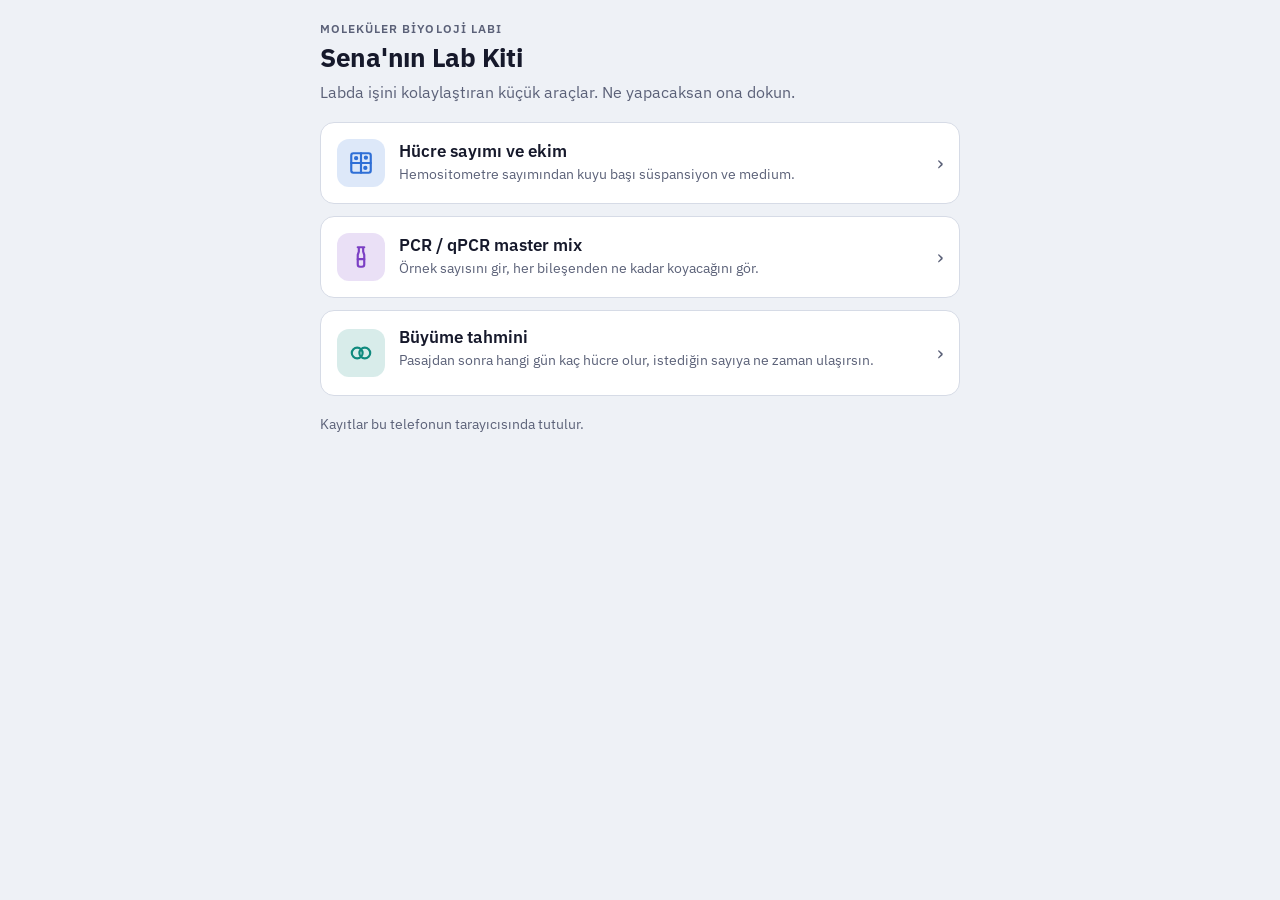
<file: index.html>
<!doctype html>
<html lang="tr">
<head>
<meta charset="utf-8">
<meta name="viewport" content="width=device-width, initial-scale=1, viewport-fit=cover">
<title>Sena'nın Lab Kiti</title>
<meta name="description" content="Hücre sayımı, PCR master mix ve büyüme tahmini">
<meta name="theme-color" content="#3a3fa0">
<link rel="icon" href="data:image/svg+xml,%3Csvg xmlns='http://www.w3.org/2000/svg' viewBox='0 0 32 32'%3E%3Crect width='32' height='32' rx='8' fill='%233a3fa0'/%3E%3Cpath d='M12 6h8M14 6v8l-6 10a2 2 0 0 0 2 3h12a2 2 0 0 0 2-3l-6-10V6' stroke='white' stroke-width='2.2' fill='none' stroke-linejoin='round'/%3E%3C/svg%3E">
<link rel="preconnect" href="https://fonts.googleapis.com">
<link rel="stylesheet" href="https://fonts.googleapis.com/css2?family=IBM+Plex+Mono:wght@400;600&family=IBM+Plex+Sans:wght@400;500;600;700&display=swap">
<link rel="stylesheet" href="ortak.css">
<style>
.tiles{display:flex;flex-direction:column;gap:12px}
.tile{display:grid;grid-template-columns:auto 1fr auto;gap:14px;align-items:center;background:var(--surface);border:1px solid var(--line);border-radius:14px;padding:16px;color:var(--fg);text-decoration:none;transition:border-color .15s,transform .15s}
.tile:hover{border-color:var(--accent)}
.tile:active{transform:scale(.99)}
.tile:focus-visible{outline:3px solid var(--accent);outline-offset:2px}
.ico{width:48px;height:48px;border-radius:12px;display:grid;place-items:center;flex:none}
.ico svg{width:26px;height:26px}
.tile h2{font-size:1.08rem}
.tile p{font-size:.88rem;color:var(--muted);margin-top:2px}
.tile .st{margin-top:8px;display:flex;flex-direction:column;gap:4px}
.st .row{font-size:.84rem;display:flex;gap:6px;align-items:baseline;flex-wrap:wrap}
.arrow{color:var(--muted);font-size:1.3rem}
</style>
</head>
<body>
<div class="wrap">
  <header>
    <span class="eyebrow">Moleküler biyoloji labı</span>
    <h1>Sena'nın Lab Kiti</h1>
    <p>Labda işini kolaylaştıran küçük araçlar. Ne yapacaksan ona dokun.</p>
  </header>

  <nav class="tiles" aria-label="Araçlar">
    <a class="tile" href="ekim.html">
      <span class="ico" style="background:color-mix(in srgb,var(--c1) 16%,transparent);color:var(--c1)"><svg viewBox="0 0 24 24" fill="none" stroke="currentColor" stroke-width="2" stroke-linecap="round"><rect x="3" y="3" width="18" height="18" rx="2"/><path d="M3 12h18M12 3v18"/><circle cx="7.5" cy="7.5" r="1" fill="currentColor"/><circle cx="16" cy="16.5" r="1" fill="currentColor"/><circle cx="16.5" cy="7" r="1" fill="currentColor"/></svg></span>
      <div><h2>Hücre sayımı ve ekim</h2><p>Hemositometre sayımından kuyu başı süspansiyon ve medium.</p></div>
      <span class="arrow" aria-hidden="true">›</span>
    </a>
    <a class="tile" href="pcr.html">
      <span class="ico" style="background:color-mix(in srgb,var(--c2) 16%,transparent);color:var(--c2)"><svg viewBox="0 0 24 24" fill="none" stroke="currentColor" stroke-width="2" stroke-linecap="round" stroke-linejoin="round"><path d="M9 3h6M10 3v4l-1 3v9a2 2 0 0 0 2 2h2a2 2 0 0 0 2-2v-9l-1-3V3"/><path d="M9 14h6"/></svg></span>
      <div><h2>PCR / qPCR master mix</h2><p>Örnek sayısını gir, her bileşenden ne kadar koyacağını gör.</p></div>
      <span class="arrow" aria-hidden="true">›</span>
    </a>
    <a class="tile" href="../hucre-buyume/">
      <span class="ico" style="background:color-mix(in srgb,var(--c3) 16%,transparent);color:var(--c3)"><svg viewBox="0 0 24 24" fill="none" stroke="currentColor" stroke-width="2" stroke-linecap="round" stroke-linejoin="round"><circle cx="8.5" cy="12" r="5"/><circle cx="15.5" cy="12" r="5"/></svg></span>
      <div><h2>Büyüme tahmini</h2><p>Pasajdan sonra hangi gün kaç hücre olur, istediğin sayıya ne zaman ulaşırsın.</p><div class="st" id="st-buyume"></div></div>
      <span class="arrow" aria-hidden="true">›</span>
    </a>
  </nav>

  <p class="muted small">Kayıtlar bu telefonun tarayıcısında tutulur.</p>
</div>

<script src="ortak.js"></script>
<script>
(function(){
  const {load,esc,dur}=Lab;
  // Büyüme tahmini: en yakın kurulu bildirim
  const B=load('sena-buyume-v1',null);const bs=document.getElementById('st-buyume');
  if(B&&Array.isArray(B.rems)){const now=Date.now();
    const next=B.rems.filter(r=>r.at>now).sort((a,b)=>a.at-b.at)[0];
    if(next)bs.innerHTML=`<span class="row"><span class="badge info">${dur(next.at-now)}</span> ${esc(next.title)}</span>`;
  }
})();
</script>
</body>
</html>
</file>
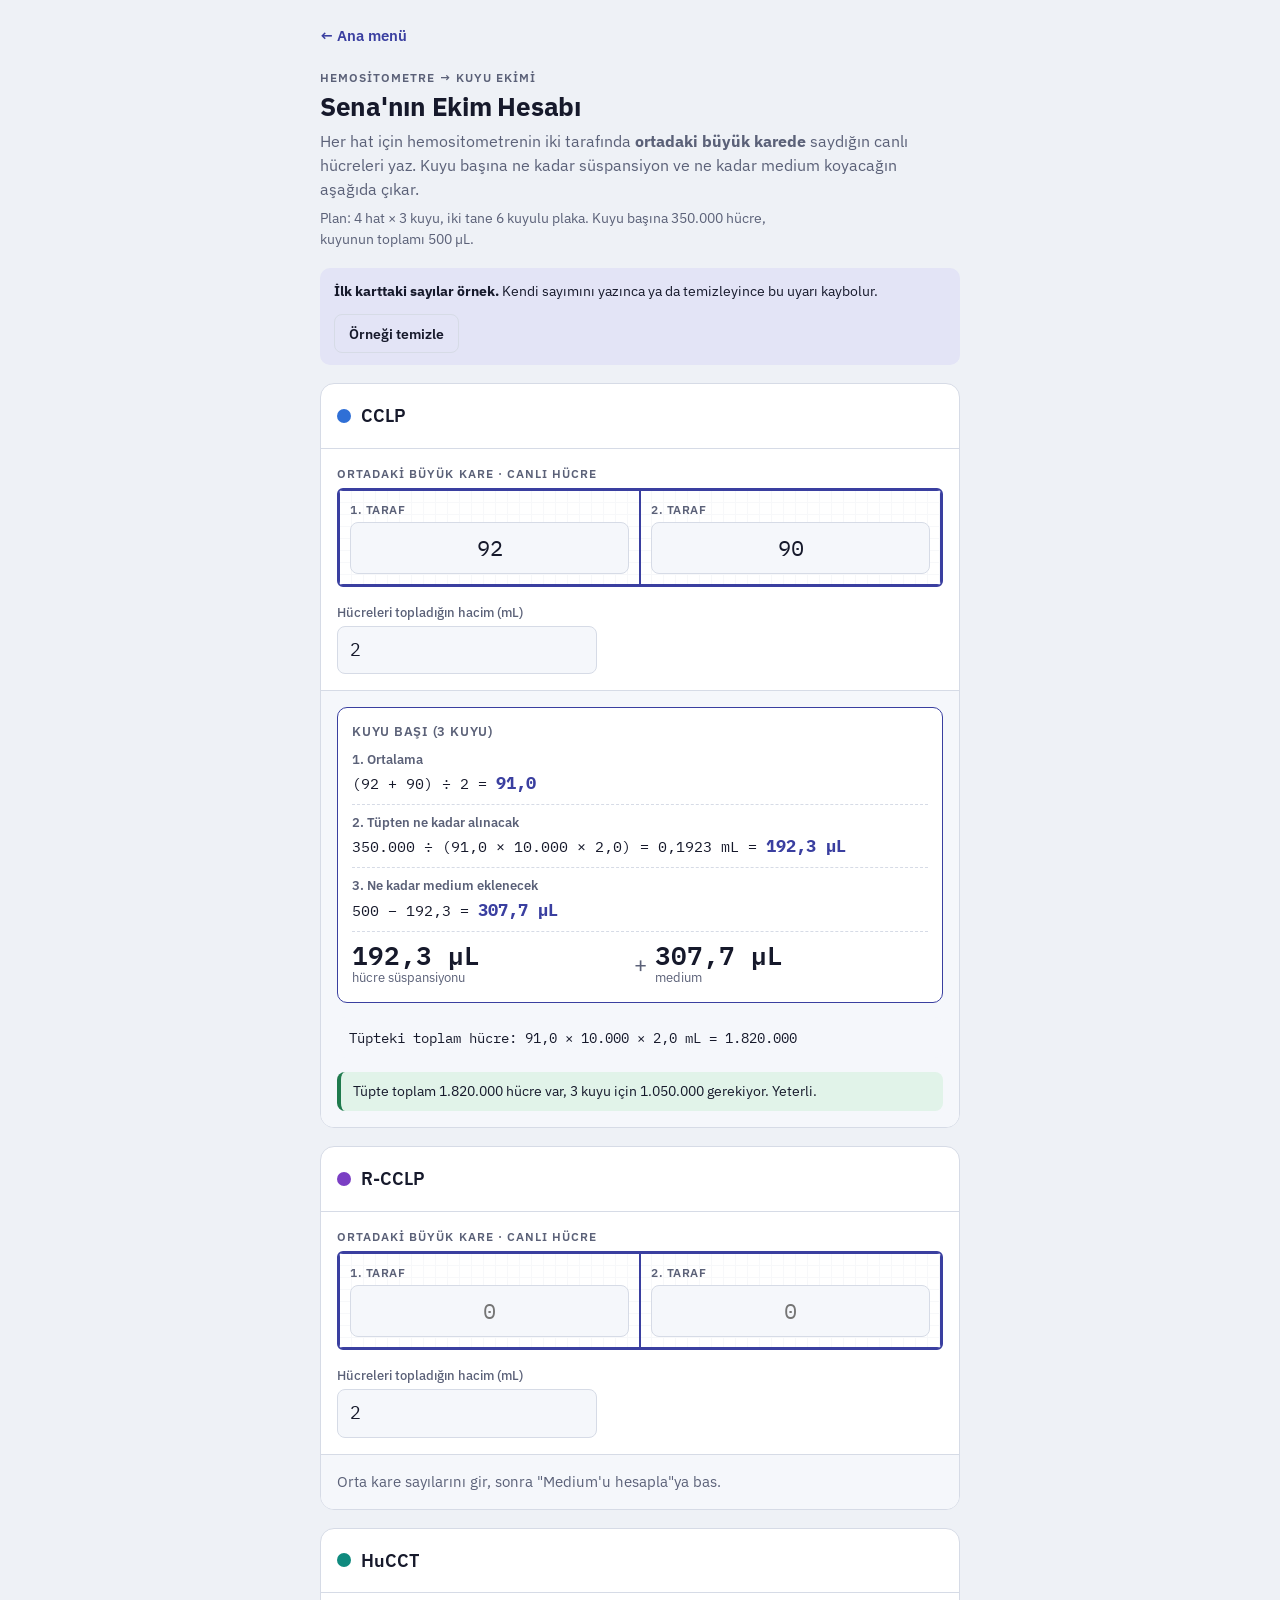
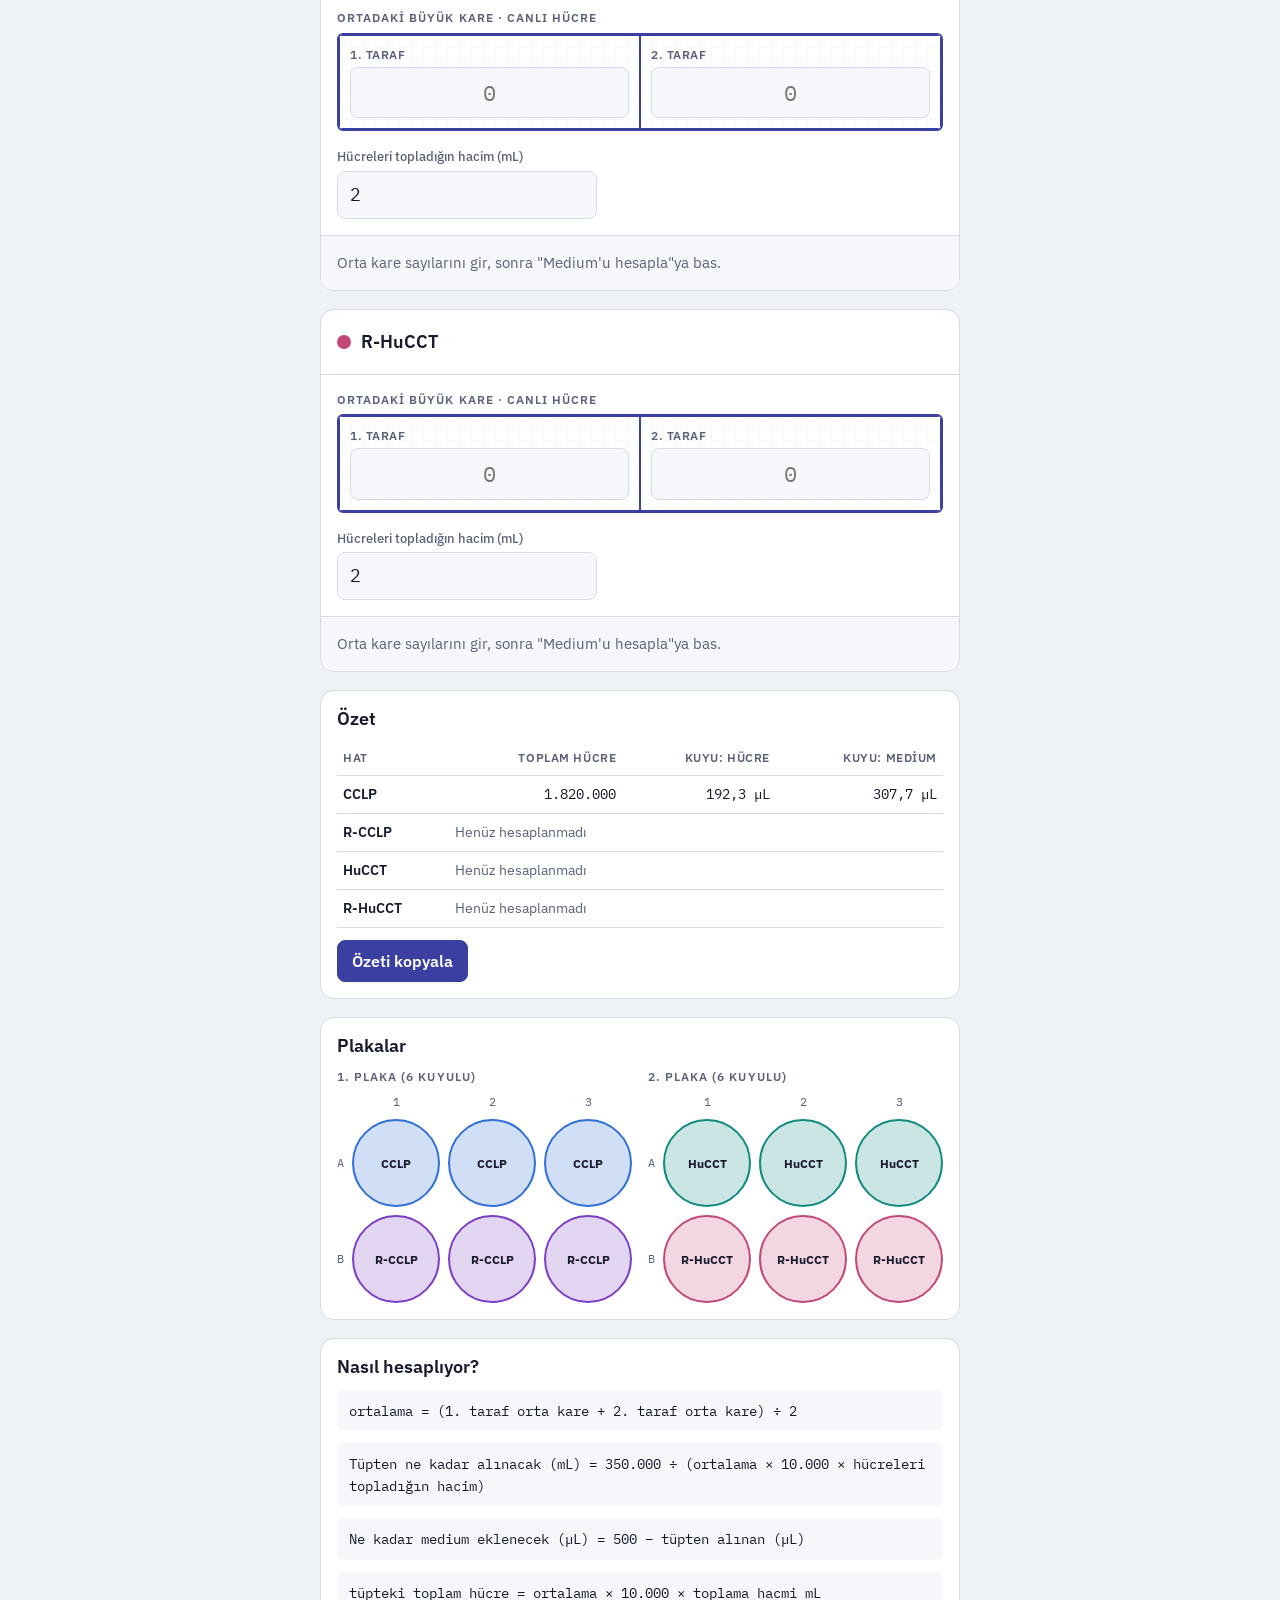
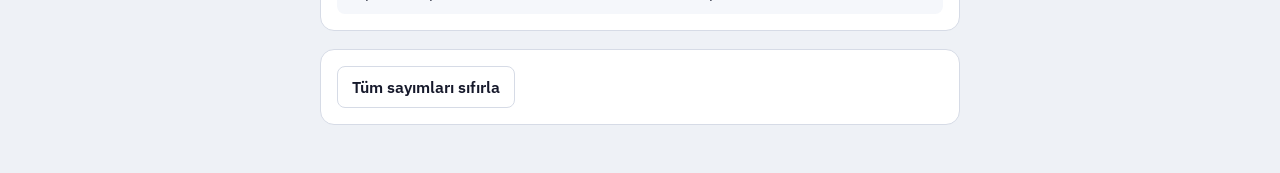
<file: ekim.html>
<!doctype html>
<html lang="tr">
<head>
<meta charset="utf-8">
<meta name="viewport" content="width=device-width, initial-scale=1, viewport-fit=cover">
<style>:root{padding-top:env(safe-area-inset-top,0px);padding-bottom:env(safe-area-inset-bottom,0px)}body{margin:0}img{max-width:100%}[hidden]{display:none!important}</style>
</head>
<body>
<title>Sena'nın Ekim Hesabı</title>
<meta name="claude:viewport-fit-sides" content="cover">
<link rel="preconnect" href="https://fonts.googleapis.com">
<link rel="stylesheet" href="https://fonts.googleapis.com/css2?family=IBM+Plex+Mono:wght@400;600&family=IBM+Plex+Sans:wght@400;500;600;700&display=swap">
<style>
/* Layout: one narrow column of cards (one per cell line), each card = hemocytometer 2x2 corner-square inputs + a big result panel; summary + 24-well plate map at the end. */
:root{
  --bg:#eef1f6; --surface:#ffffff; --surface-2:#f5f7fb; --line:#d6dbe6;
  --fg:#16192b; --muted:#5b6178;
  --trypan:#3a3fa0; --trypan-soft:#e3e4f6;
  --ok:#1f7a4d; --ok-soft:#e1f3e9; --warn:#9a5b00; --warn-soft:#fdf0d9; --bad:#b3261e; --bad-soft:#fbe4e2;
  --c1:#2f6fd6; --c2:#7b3fc4; --c3:#0f8a7e; --c4:#c2477a; --c5:#b26a00; --c6:#4d7a1f;
  --sans:"IBM Plex Sans",system-ui,-apple-system,"Segoe UI",sans-serif;
  --mono:"IBM Plex Mono",ui-monospace,"SFMono-Regular",Consolas,monospace;
}
@media (prefers-color-scheme: dark){:root:not([data-theme="light"]){
  --bg:#10121c; --surface:#191c29; --surface-2:#202436; --line:#33384d;
  --fg:#e9ebf5; --muted:#9aa0b8;
  --trypan:#9fa4ff; --trypan-soft:#2a2d55;
  --ok:#5fd39a; --ok-soft:#173327; --warn:#f0b450; --warn-soft:#3a2c12; --bad:#ff8a80; --bad-soft:#3d1c1a;
  --c1:#6ea0ff; --c2:#b88cf0; --c3:#4fd1c2; --c4:#f28ab5; --c5:#f0a94a; --c6:#9ed36a; color-scheme:dark}}
:root[data-theme="dark"]{
  --bg:#10121c; --surface:#191c29; --surface-2:#202436; --line:#33384d;
  --fg:#e9ebf5; --muted:#9aa0b8;
  --trypan:#9fa4ff; --trypan-soft:#2a2d55;
  --ok:#5fd39a; --ok-soft:#173327; --warn:#f0b450; --warn-soft:#3a2c12; --bad:#ff8a80; --bad-soft:#3d1c1a;
  --c1:#6ea0ff; --c2:#b88cf0; --c3:#4fd1c2; --c4:#f28ab5; --c5:#f0a94a; --c6:#9ed36a; color-scheme:dark}

*{box-sizing:border-box}
body{background:var(--bg);color:var(--fg);font-family:var(--sans);font-size:16px;line-height:1.5;
  padding-left:max(16px,env(safe-area-inset-left,0px));padding-right:max(16px,env(safe-area-inset-right,0px));padding-block:20px 48px}
.wrap{max-width:640px;margin:0 auto;display:flex;flex-direction:column;gap:18px}
h1,h2,h3{text-wrap:balance;margin:0;line-height:1.2}
h1{font-size:1.6rem;font-weight:700;letter-spacing:-.01em}
h2{font-size:1.15rem;font-weight:600}
.eyebrow{font-size:.72rem;letter-spacing:.09em;text-transform:uppercase;color:var(--muted);font-weight:600}
p{margin:0}
.muted{color:var(--muted)}
.num{font-family:var(--mono);font-variant-numeric:tabular-nums}

header{display:flex;flex-direction:column;gap:6px}
header p{color:var(--muted);max-width:60ch}

details.settings{background:var(--surface);border:1px solid var(--line);border-radius:12px}
details.settings summary{cursor:pointer;padding:14px 16px;display:flex;justify-content:space-between;align-items:center;gap:12px;list-style:none;font-weight:600}
details.settings summary::-webkit-details-marker{display:none}
details.settings summary .sumtext{font-weight:400;color:var(--muted);font-size:.85rem;text-align:right}
.set-grid{display:grid;grid-template-columns:1fr 1fr;gap:12px;padding:0 16px 16px}
.field{display:flex;flex-direction:column;gap:4px;min-width:0}
.field label{font-size:.8rem;color:var(--muted);font-weight:500}
input[type=text]{font:inherit;font-family:var(--mono);font-size:1.1rem;width:100%;min-width:0;padding:10px 12px;border:1.5px solid var(--line);border-radius:8px;background:var(--surface-2);color:var(--fg)}
input[type=text]:focus{outline:none;border-color:var(--trypan);box-shadow:0 0 0 3px var(--trypan-soft)}
input.name{font-family:var(--sans);font-weight:600}
select{font:inherit;font-size:1rem;width:100%;min-width:0;padding:10px 12px;border:1.5px solid var(--line);border-radius:8px;background:var(--surface-2);color:var(--fg)}
select:focus{outline:none;border-color:var(--trypan);box-shadow:0 0 0 3px var(--trypan-soft)}

.banner{background:var(--trypan-soft);color:var(--fg);border-radius:10px;padding:12px 14px;font-size:.9rem;display:flex;gap:12px;align-items:center;justify-content:space-between;flex-wrap:wrap}
button{font:inherit;cursor:pointer;border-radius:8px;border:1.5px solid var(--line);background:var(--surface);color:var(--fg);padding:8px 14px;font-weight:600}
button:focus-visible{outline:3px solid var(--trypan);outline-offset:2px}
button.primary{background:var(--trypan);border-color:var(--trypan);color:var(--surface)}
button.ghost{background:transparent}

.card{background:var(--surface);border:1px solid var(--line);border-radius:14px;overflow:hidden}
.card-head{display:flex;align-items:center;gap:10px;padding:14px 16px;border-bottom:1px solid var(--line)}
.dot{width:14px;height:14px;border-radius:50%;flex:none}
.card-head input.name{border:none;background:transparent;padding:4px 0;font-size:1.15rem}
.card-head input.name:focus{box-shadow:none;border-bottom:2px solid var(--trypan);border-radius:0}
.card-body{padding:16px;display:flex;flex-direction:column;gap:16px}

/* hemocytometer: 4 corner squares */
.hemo{display:grid;grid-template-columns:1fr 1fr;gap:0;border:2px solid var(--trypan);border-radius:6px;overflow:hidden;
  background-image:linear-gradient(var(--line) 1px,transparent 1px),linear-gradient(90deg,var(--line) 1px,transparent 1px);background-size:12px 12px}
.sq{padding:10px;display:flex;flex-direction:column;gap:4px;border:1px solid var(--trypan);background:color-mix(in srgb,var(--surface) 82%,transparent)}
.sq label{font-size:.72rem;color:var(--muted);letter-spacing:.05em;text-transform:uppercase;font-weight:600}
.sq input{font-size:1.4rem;text-align:center;padding:8px}
.row2{display:grid;grid-template-columns:1fr 1fr;gap:12px}
.chips{display:flex;flex-wrap:wrap;gap:6px;align-items:center}
.chip{padding:6px 10px;border-radius:999px;font-size:.85rem;font-weight:500}
.chip[aria-pressed="true"]{background:var(--trypan);border-color:var(--trypan);color:var(--surface)}
.chips input{width:70px;padding:6px 8px;font-size:.95rem}

.result{background:var(--surface-2);border-top:1px solid var(--line);padding:16px;display:flex;flex-direction:column;gap:14px}
.stats{display:grid;grid-template-columns:repeat(3,1fr);gap:8px}
.stat{display:flex;flex-direction:column;gap:2px;min-width:0}
.stat .v{font-family:var(--mono);font-size:1.05rem;font-weight:600;font-variant-numeric:tabular-nums;overflow-wrap:anywhere}
.stat .k{font-size:.72rem;color:var(--muted);text-transform:uppercase;letter-spacing:.06em}
.recipe{display:flex;flex-direction:column;gap:8px;background:var(--surface);border:1.5px solid var(--line);border-radius:10px;padding:14px}
.recipe.main{border-color:var(--trypan)}
.recipe .title{font-size:.8rem;font-weight:600;color:var(--muted);text-transform:uppercase;letter-spacing:.06em}
.pour{display:grid;grid-template-columns:1fr auto 1fr;align-items:center;gap:8px}
.pour .part{display:flex;flex-direction:column;min-width:0}
.pour .big{font-family:var(--mono);font-size:1.6rem;font-weight:600;font-variant-numeric:tabular-nums;line-height:1.1}
.pour .lbl{font-size:.82rem;color:var(--muted)}
.pour .plus{font-size:1.4rem;color:var(--muted)}
.recipe .then{font-size:.9rem}
.steps{display:flex;flex-direction:column;gap:8px}
.step{display:flex;flex-direction:column;gap:2px;padding-bottom:8px;border-bottom:1px dashed var(--line)}
.step .sk{font-size:.8rem;color:var(--muted);font-weight:600}
.step .sv{font-family:var(--mono);font-variant-numeric:tabular-nums;font-size:.95rem;overflow-wrap:anywhere}
.step .sv strong{color:var(--trypan);font-size:1.05rem}
.msgs{display:flex;flex-direction:column;gap:6px}
.msg{padding:9px 12px;border-radius:8px;font-size:.88rem;border-left:4px solid}
.msg.ok{background:var(--ok-soft);border-color:var(--ok)}
.msg.warn{background:var(--warn-soft);border-color:var(--warn)}
.msg.bad{background:var(--bad-soft);border-color:var(--bad)}
.empty{color:var(--muted);font-size:.92rem}
.calc-btn{width:100%;padding:16px;font-size:1.1rem;border-radius:10px}

.panel{background:var(--surface);border:1px solid var(--line);border-radius:14px;padding:16px;display:flex;flex-direction:column;gap:12px}
.tbl-wrap{overflow-x:auto}
table{border-collapse:collapse;width:100%;font-size:.88rem}
th,td{padding:8px 6px;text-align:right;border-bottom:1px solid var(--line);white-space:nowrap}
th:first-child,td:first-child{text-align:left}
th{font-size:.72rem;color:var(--muted);text-transform:uppercase;letter-spacing:.05em;font-weight:600}
td{font-family:var(--mono);font-variant-numeric:tabular-nums}
td:first-child{font-family:var(--sans);font-weight:600}

.plates{display:grid;grid-template-columns:repeat(auto-fit,minmax(240px,1fr));gap:16px}
.plate-box{display:flex;flex-direction:column;gap:8px;min-width:0}
.plate{display:grid;grid-template-columns:auto repeat(3,1fr);gap:8px;align-items:center;max-width:300px}
.plate .rl,.plate .cl{font-family:var(--mono);font-size:.75rem;color:var(--muted);text-align:center}
.well{aspect-ratio:1;max-width:100%;border-radius:50%;border:2px solid;display:grid;place-items:center;font-size:.72rem;font-weight:700;text-align:center;padding:4px;line-height:1.15;overflow-wrap:anywhere}
.legend{display:flex;flex-wrap:wrap;gap:12px;font-size:.85rem}
.legend span{display:inline-flex;align-items:center;gap:6px}

.hemo-pick{display:grid;grid-template-columns:minmax(0,220px) 1fr;gap:16px;align-items:start}
.hemo-pick svg{width:100%;height:auto;max-width:100%;display:block}
@media (max-width:520px){.hemo-pick{grid-template-columns:1fr}.hemo-pick svg{max-width:260px}}
.howto ol{margin:0;padding-left:1.2em;display:flex;flex-direction:column;gap:6px}
.formula{font-family:var(--mono);background:var(--surface-2);border-radius:8px;padding:10px 12px;font-size:.9rem;overflow-x:auto}
.actions{display:flex;gap:8px;flex-wrap:wrap;align-items:center}
.confirm{display:flex;gap:8px;align-items:center;flex-wrap:wrap;font-size:.9rem}
.toast{font-size:.85rem;color:var(--ok)}
@media (max-width:420px){.set-grid{grid-template-columns:1fr 1fr}.stats{grid-template-columns:1fr 1fr}.pour .big{font-size:1.35rem}}
@media (prefers-reduced-motion:reduce){*{transition:none!important}}
</style>

<div class="wrap">
  <a href="./" class="back-link" style="color:var(--trypan);font-weight:600;text-decoration:none;font-size:.95rem;padding:4px 0;align-self:flex-start">← Ana menü</a>
  <header>
    <span class="eyebrow">Hemositometre → kuyu ekimi</span>
    <h1>Sena'nın Ekim Hesabı</h1>
    <p>Her hat için hemositometrenin iki tarafında <strong>ortadaki büyük karede</strong> saydığın canlı hücreleri yaz. Kuyu başına ne kadar süspansiyon ve ne kadar medium koyacağın aşağıda çıkar.</p>
    <p class="muted" style="font-size:.9rem">Plan: 4 hat × 3 kuyu, iki tane 6 kuyulu plaka. Kuyu başına 350.000 hücre, kuyunun toplamı 500 µL.</p>
  </header>

  <div class="banner" id="exampleBanner" hidden>
    <span><strong>İlk karttaki sayılar örnek.</strong> Kendi sayımını yazınca ya da temizleyince bu uyarı kaybolur.</span>
    <button class="ghost" id="clearExample">Örneği temizle</button>
  </div>

  <div id="cards" class="wrap" style="gap:18px"></div>

  <section class="panel">
    <h2>Özet</h2>
    <div class="tbl-wrap"><table id="sumTable"></table></div>
    <div class="actions">
      <button class="primary" id="copyBtn">Özeti kopyala</button>
      <span class="toast" id="toast" role="status"></span>
    </div>
  </section>

  <section class="panel">
    <h2>Plakalar</h2>
    <div class="plates" id="plates"></div>
  </section>

  <section class="panel howto">
    <h2>Nasıl hesaplıyor?</h2>
    <div class="formula">ortalama = (1. taraf orta kare + 2. taraf orta kare) ÷ 2</div>
    <div class="formula">Tüpten ne kadar alınacak (mL) = 350.000 ÷ (ortalama × 10.000 × hücreleri topladığın hacim)</div>
    <div class="formula">Ne kadar medium eklenecek (µL) = 500 − tüpten alınan (µL)</div>
    <div class="formula">tüpteki toplam hücre = ortalama × 10.000 × toplama hacmi mL</div>
  </section>

  <section class="panel">
    <div class="actions" id="resetArea"></div>
  </section>
</div>

<script>
(function(){
const COLORS=['--c1','--c2','--c3','--c4'];
const DEFAULT_LINES=['CCLP','R-CCLP','HuCCT','R-HuCCT'];
const STORE='sena-ekim-v4';
const CELLS=350000, VOL=500, WELLS=3, F=10000, MAXQ=9; // sq: 1. taraf = sq[0], 2. taraf = sq[9]
const fmt=(n,d=0)=>Number.isFinite(n)?n.toLocaleString('tr-TR',{minimumFractionDigits:d,maximumFractionDigits:d}):'–';
const parse=v=>{if(v==null)return NaN;const s=String(v).trim().replace(/\./g,'').replace(',', '.');if(s==='')return NaN;return Number(s)};
const parseDec=v=>{if(v==null)return NaN;const s=String(v).trim().replace(',', '.');if(s==='')return NaN;return Number(s)};
const esc=s=>String(s).replace(/[&<>"]/g,c=>({'&':'&amp;','<':'&lt;','>':'&gt;','"':'&quot;'}[c]));

function blankLine(name){return {name,sq:Array(MAXQ*2).fill(''),tube:'2'}}
function defaults(){
  const lines=DEFAULT_LINES.map(blankLine);
  lines[0].sq[0]='92';lines[0].sq[MAXQ]='90';lines[0].shown=true;
  return {settings:{simpleV1:1},lines,example:true};
}
let state;
try{state=JSON.parse(localStorage.getItem(STORE))}catch(e){state=null}
if(!state||!Array.isArray(state.lines)||state.lines.length<4)state=defaults();
state.settings=state.settings||{};
state.lines=state.lines.slice(0,4);
state.lines.forEach((l,i)=>{
  if(!l.name)l.name=DEFAULT_LINES[i];
  if(!l.sq||l.sq.length<MAXQ*2){const o=l.sq||[];const s=Array(MAXQ*2).fill('');s[0]=o[0]??'';s[MAXQ]=o[4]??'';l.sq=s}
});
// sade sürüme geçiş: eski varsayılan 6 mL → 2 mL (bir kez)
// eski "hazır ayar" butonu ilk iki hattı HuCCT-1 / HuCCT-1-R yapıyordu; sade planda bunlar CCLP / R-CCLP (bir kez)
if(!state.settings.simpleV2){if(state.lines[0].name==='HuCCT-1')state.lines[0].name='CCLP';if(state.lines[1].name==='HuCCT-1-R')state.lines[1].name='R-CCLP';state.settings.simpleV2=1}
if(!state.settings.simpleV1){state.lines.forEach(l=>{if(l.tube==='6'||l.tube==null||l.tube==='')l.tube='2'});state.settings.simpleV1=1}
function save(){try{localStorage.setItem(STORE,JSON.stringify(state))}catch(e){}}

// kartlar
const cardsEl=document.getElementById('cards');
const refs=[];
state.lines.forEach((ln,i)=>{
  const c=document.createElement('article');c.className='card';
  c.innerHTML=`
  <div class="card-head"><span class="dot" style="background:var(${COLORS[i]})"></span>
    <input type="text" class="name" id="n${i}" aria-label="Hücre hattı adı"></div>
  <div class="card-body">
    <div>
      <div class="eyebrow" style="margin-bottom:6px">Ortadaki büyük kare · canlı hücre</div>
      <div class="hemo">
        <div class="sq"><label for="q${i}_0">1. taraf</label><input type="text" inputmode="numeric" id="q${i}_0" placeholder="0"></div>
        <div class="sq"><label for="q${i}_${MAXQ}">2. taraf</label><input type="text" inputmode="numeric" id="q${i}_${MAXQ}" placeholder="0"></div>
      </div>
    </div>
    <div class="field" style="max-width:260px"><label for="t${i}">Hücreleri topladığın hacim (mL)</label><input type="text" inputmode="decimal" id="t${i}" placeholder="–"></div>
  </div>
  <div class="result" id="r${i}" aria-live="polite"></div>`;
  cardsEl.appendChild(c);
  const name=c.querySelector('#n'+i);name.value=ln.name;
  name.addEventListener('input',()=>{ln.name=name.value;save();update()});
  [0,MAXQ].forEach(j=>{const q=c.querySelector(`#q${i}_${j}`);q.value=ln.sq[j];q.addEventListener('input',()=>{ln.sq[j]=q.value;touch(i);save();update()})});
  const t=c.querySelector('#t'+i);t.value=ln.tube;t.addEventListener('input',()=>{ln.tube=t.value;touch(i);save();update()});
  refs.push(c.querySelector('#r'+i));
});
function touch(i){state.lines[i].shown=false;if(i===0&&state.example){state.example=false;banner()}}
cardsEl.addEventListener('click',e=>{const b=e.target.closest('.calc-btn');if(!b)return;const i=+b.dataset.i;
  state.lines[i].shown=true;save();update();refs[i].scrollIntoView({block:'nearest',behavior:matchMedia('(prefers-reduced-motion: reduce)').matches?'auto':'smooth'})});
function banner(){document.getElementById('exampleBanner').hidden=!state.example}
document.getElementById('clearExample').addEventListener('click',()=>{
  const l=state.lines[0];l.sq=Array(MAXQ*2).fill('');state.example=false;
  [0,MAXQ].forEach(j=>document.getElementById(`q0_${j}`).value='');
  save();banner();update();
});

function calc(ln){
  const sides=[ln.sq[0],ln.sq[MAXQ]].map(parse).filter(Number.isFinite);
  if(!sides.length)return null;
  const avg=sides.reduce((a,b)=>a+b,0)/sides.length;
  const conc=avg*F;
  const tube=parseDec(ln.tube);
  const total=tube>0?conc*tube:NaN;
  const cellMl=conc>0&&tube>0?CELLS/(conc*tube):Infinity;
  const cellVol=cellMl*1000, medVol=VOL-cellVol, need=CELLS*WELLS;
  const msgs=[];
  if(sides.length===1)msgs.push(['warn','Sadece bir taraf girildi; ortalama o taraftan alındı.']);
  if(sides.length===2&&Math.max(...sides)>0&&Math.abs(sides[0]-sides[1])/Math.max(...sides)>0.2)msgs.push(['warn',`İki taraf arasında fark büyük (${fmt(sides[0])} ve ${fmt(sides[1])}). Süspansiyonu iyice karıştırıp yeniden yükle.`]);
  if(!(tube>0))msgs.push(['bad','Hesap için "Hücreleri topladığın hacim" kutusunu doldur.']);
  else if(cellVol>VOL)msgs.push(['bad',`Süspansiyon çok seyreltik: bir kuyuya ${fmt(cellVol,0)} µL gerekiyor, bu kuyunun toplamını (500 µL) aşıyor. Hücreleri santrifüjleyip daha az mediumda topla, sonra yeniden say.`]);
  else if(cellVol<2)msgs.push(['warn',`Kuyu başı ${fmt(cellVol,1)} µL çok az, pipetlemesi zor. Süspansiyonu önce seyrelt.`]);
  if(Number.isFinite(total))msgs.push(total<need?['bad',`Tüpte toplam ${fmt(total)} hücre var, 3 kuyu için ${fmt(need)} gerekiyor. Yetmiyor.`]:['ok',`Tüpte toplam ${fmt(total)} hücre var, 3 kuyu için ${fmt(need)} gerekiyor. Yeterli.`]);
  return {sides,avg,tube,total,cellMl,cellVol,medVol,msgs,ok:cellVol<=VOL};
}
function pourHTML(a,b){return `<div class="pour"><div class="part"><span class="big">${a}</span><span class="lbl">hücre süspansiyonu</span></div><span class="plus">+</span><div class="part"><span class="big">${b}</span><span class="lbl">medium</span></div></div>`}

let results=[];
function update(){
  results=state.lines.map((ln,i)=>{
    const r=calc(ln),el=refs[i];
    if(!r){el.innerHTML='<p class="empty">Orta kare sayılarını gir, sonra "Medium\'u hesapla"ya bas.</p>';return null}
    if(!ln.shown){el.innerHTML=`<button type="button" class="primary calc-btn" data-i="${i}">Medium'u hesapla</button>`;return null}
    const a=fmt(r.avg,1);
    let h=`<div class="recipe main"><span class="title">Kuyu başı (3 kuyu)</span>
      <div class="steps">
        <div class="step"><span class="sk">1. Ortalama</span><span class="sv">${r.sides.length===2?'('+fmt(r.sides[0])+' + '+fmt(r.sides[1])+') ÷ 2 = ':''}<strong>${a}</strong></span></div>
        <div class="step"><span class="sk">2. Tüpten ne kadar alınacak</span><span class="sv">350.000 ÷ (${a} × 10.000 × ${r.tube>0?fmt(r.tube,1):'?'}) = ${fmt(r.cellMl,4)} mL = <strong>${fmt(r.cellVol,1)} µL</strong></span></div>
        <div class="step"><span class="sk">3. Ne kadar medium eklenecek</span><span class="sv">500 − ${fmt(r.cellVol,1)} = <strong>${r.ok?fmt(r.medVol,1)+' µL':'eksi çıkıyor'}</strong></span></div>
      </div>
      ${r.ok?pourHTML(fmt(r.cellVol,1)+' µL',fmt(r.medVol,1)+' µL'):''}</div>`;
    if(Number.isFinite(r.total))h+=`<div class="formula">Tüpteki toplam hücre: ${a} × 10.000 × ${fmt(r.tube,1)} mL = ${fmt(r.total)}</div>`;
    h+=`<div class="msgs">${r.msgs.map(m=>`<div class="msg ${m[0]}">${m[1]}</div>`).join('')}</div>`;
    el.innerHTML=h;return r;
  });
  summary();plates();
}
function summary(){
  let h='<thead><tr><th>Hat</th><th>Toplam hücre</th><th>Kuyu: hücre</th><th>Kuyu: medium</th></tr></thead><tbody>';
  state.lines.forEach((ln,i)=>{const r=results[i];
    h+=`<tr><td>${esc(ln.name)}</td>`+(r&&r.ok?`<td>${Number.isFinite(r.total)?fmt(r.total):'–'}</td><td>${fmt(r.cellVol,1)} µL</td><td>${fmt(r.medVol,1)} µL</td>`:`<td colspan="3" style="text-align:left;font-family:var(--sans);color:var(--muted)">${r?'Süspansiyon çok seyreltik':'Henüz hesaplanmadı'}</td>`)+'</tr>'});
  document.getElementById('sumTable').innerHTML=h+'</tbody>';
}
// fotoğraftaki gibi: 1. plaka CCLP (A) / R-CCLP (B), 2. plaka HuCCT (A) / R-HuCCT (B)
function plates(){
  document.getElementById('plates').innerHTML=[[0,1],[2,3]].map((pair,p)=>{
    let h='<span></span>'+[1,2,3].map(c=>`<span class="cl">${c}</span>`).join('');
    pair.forEach((li,r)=>{h+=`<span class="rl">${'AB'[r]}</span>`;
      for(let c=0;c<3;c++)h+=`<span class="well" style="border-color:var(${COLORS[li]});background:color-mix(in srgb,var(${COLORS[li]}) 22%,transparent);color:var(--fg)">${esc(state.lines[li].name)}</span>`});
    return `<div class="plate-box"><span class="eyebrow">${p+1}. plaka (6 kuyulu)</span><div class="plate">${h}</div></div>`;
  }).join('');
}

document.getElementById('copyBtn').addEventListener('click',()=>{
  let s='Ekim hesabı (350.000 hücre/kuyu, 500 µL, 3 kuyu/hat)\n';
  state.lines.forEach((ln,i)=>{const r=results[i];
    if(!r){s+=`${ln.name}: hesaplanmadı\n`;return}
    if(!r.ok){s+=`${ln.name}: süspansiyon çok seyreltik\n`;return}
    s+=`${ln.name}: ortalama ${fmt(r.avg,1)}, toplam ${Number.isFinite(r.total)?fmt(r.total):'–'} hücre | kuyu: ${fmt(r.cellVol,1)} µL hücre + ${fmt(r.medVol,1)} µL medium\n`});
  const toast=document.getElementById('toast');
  const fail=()=>{toast.textContent='Kopyalanamadı, tablodan elle seç.'};
  try{navigator.clipboard.writeText(s).then(()=>{toast.textContent='Kopyalandı';setTimeout(()=>toast.textContent='',2000)},fail)}catch(e){fail()}
});

const resetArea=document.getElementById('resetArea');
function showReset(){
  resetArea.innerHTML='<button id="resetBtn">Tüm sayımları sıfırla</button>';
  document.getElementById('resetBtn').addEventListener('click',()=>{
    resetArea.innerHTML='<div class="confirm"><span>Dört hattın sayımları silinsin mi?</span><button class="primary" id="yes">Evet, sıfırla</button><button id="no">Vazgeç</button></div>';
    document.getElementById('no').onclick=showReset;
    document.getElementById('yes').onclick=()=>{
      state.lines.forEach((l,i)=>{l.sq=Array(MAXQ*2).fill('');l.shown=false;[0,MAXQ].forEach(j=>document.getElementById(`q${i}_${j}`).value='')});
      state.example=false;save();banner();update();showReset();
    };
  });
}
showReset();banner();save();update();
})();
</script>
</body>
</html>
</file>
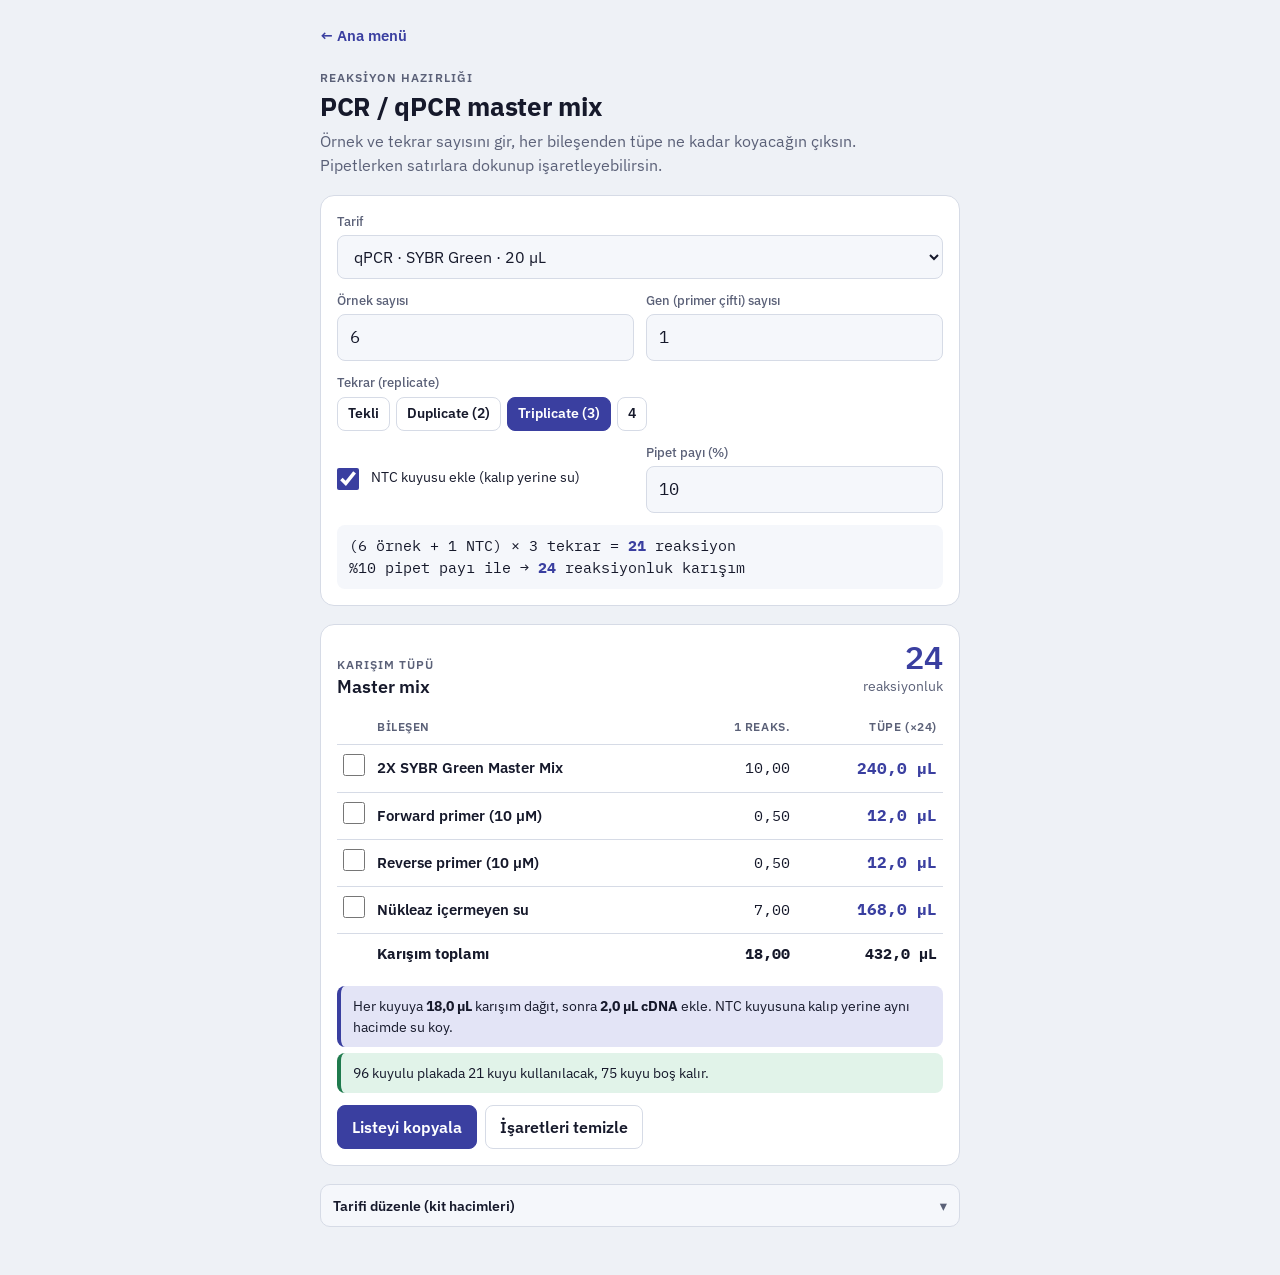
<file: pcr.html>
<!doctype html>
<html lang="tr">
<head>
<meta charset="utf-8">
<meta name="viewport" content="width=device-width, initial-scale=1, viewport-fit=cover">
<title>PCR Master Mix</title>
<meta name="theme-color" content="#3a3fa0">
<link rel="preconnect" href="https://fonts.googleapis.com">
<link rel="stylesheet" href="https://fonts.googleapis.com/css2?family=IBM+Plex+Mono:wght@400;600&family=IBM+Plex+Sans:wght@400;500;600;700&display=swap">
<link rel="stylesheet" href="ortak.css">
<style>
.summary{font-family:var(--mono);font-size:.92rem;background:var(--surface-2);border-radius:8px;padding:10px 12px;overflow-wrap:anywhere}
.summary strong{color:var(--accent)}
.mix td.total{font-weight:700;color:var(--accent);font-size:1.02rem}
.mix tr.done td{opacity:.45;text-decoration:line-through}
.mix tr.done td:first-child{text-decoration:none}
.mix tr.tpl td{color:var(--muted)}
.mix td.ck{width:34px;padding-right:0}
.mix th:nth-child(2),.mix td.name{text-align:left;white-space:normal}
.mix td.ck input{width:22px;height:22px;accent-color:var(--accent);margin:0}
.mix tfoot td{font-weight:700;border-bottom:none}
.comp{display:grid;grid-template-columns:1fr 92px auto;gap:8px;align-items:end;padding-bottom:10px;border-bottom:1px dashed var(--line)}
.comp .opts{grid-column:1/-1;display:flex;gap:14px;align-items:center;flex-wrap:wrap;font-size:.85rem;color:var(--muted)}
.comp .opts label{display:flex;gap:6px;align-items:center;cursor:pointer}
.comp .opts input{width:18px;height:18px;accent-color:var(--accent)}
.comp input[readonly]{opacity:.7}
.big-n{font-family:var(--mono);font-size:2rem;font-weight:600;line-height:1;color:var(--accent)}
</style>
</head>
<body>
<div class="wrap">
  <a class="back" href="./">← Ana menü</a>
  <header>
    <span class="eyebrow">Reaksiyon hazırlığı</span>
    <h1>PCR / qPCR master mix</h1>
    <p>Örnek ve tekrar sayısını gir, her bileşenden tüpe ne kadar koyacağın çıksın. Pipetlerken satırlara dokunup işaretleyebilirsin.</p>
  </header>

  <section class="panel">
    <div class="field"><label for="recipe">Tarif</label><select id="recipe"></select></div>
    <div class="grid2">
      <div class="field"><label for="samples">Örnek sayısı</label><input type="text" class="mono" inputmode="numeric" id="samples"></div>
      <div class="field"><label for="genes">Gen (primer çifti) sayısı</label><input type="text" class="mono" inputmode="numeric" id="genes"></div>
    </div>
    <div class="field"><span class="lbl">Tekrar (replicate)</span><div class="chips" id="reps"></div></div>
    <div class="grid2">
      <label class="check small" style="align-items:center"><input type="checkbox" id="ntc"> NTC kuyusu ekle (kalıp yerine su)</label>
      <div class="field"><label for="extra">Pipet payı (%)</label><input type="text" class="mono" inputmode="decimal" id="extra"></div>
    </div>
    <div class="summary" id="sumline"></div>
  </section>

  <section class="panel" aria-live="polite">
    <div style="display:flex;justify-content:space-between;align-items:flex-end;gap:12px;flex-wrap:wrap">
      <div><span class="eyebrow">Karışım tüpü</span><h2 id="mixTitle">Master mix</h2></div>
      <div style="text-align:right"><div class="big-n" id="mixN"></div><span class="muted small">reaksiyonluk</span></div>
    </div>
    <div class="tbl-wrap"><table class="mix" id="mix"></table></div>
    <div id="msgs" style="display:flex;flex-direction:column;gap:6px"></div>
    <div class="actions">
      <button class="primary" id="copy">Listeyi kopyala</button>
      <button id="uncheck">İşaretleri temizle</button>
      <span class="toast" id="toast" role="status"></span>
    </div>
  </section>

  <details class="more" id="edit">
    <summary>Tarifi düzenle (kit hacimleri)</summary>
    <div class="in">
      <p class="muted small">Hazır tarifler örnektir. Kendi kitinin kılavuzundaki hacimleri yaz. Su satırı, toplam hacme tamamlanacak şekilde kendiliğinden hesaplanır.</p>
      <div class="field" style="max-width:220px"><label for="total">1 reaksiyonun toplam hacmi (µL)</label><input type="text" class="mono" inputmode="decimal" id="total"></div>
      <div id="comps" style="display:flex;flex-direction:column;gap:10px"></div>
      <div class="actions"><button id="addComp">+ Bileşen ekle</button></div>
      <div style="border-top:1px solid var(--line);padding-top:12px;display:flex;flex-direction:column;gap:8px">
        <div class="field"><label for="saveName">Bu tarifi kaydet</label><input type="text" id="saveName" placeholder="ör. GAPDH qPCR – kendi kitim"></div>
        <div class="actions"><button class="primary" id="saveBtn">Kaydet</button><button class="danger" id="delBtn" hidden>Bu kayıtlı tarifi sil</button><span class="toast" id="toast2" role="status"></span></div>
      </div>
    </div>
  </details>
</div>

<script src="ortak.js"></script>
<script>
(function(){
const {fmt,num,esc,load,save}=Lab;
const KEY='sena-pcr-v1';
const W=n=>({name:n||'Nükleaz içermeyen su',vol:'',water:true});
const BUILTIN={
  sybr20:{name:'qPCR · SYBR Green · 20 µL',total:'20',comps:[{name:'2X SYBR Green Master Mix',vol:'10'},{name:'Forward primer (10 µM)',vol:'0,5'},{name:'Reverse primer (10 µM)',vol:'0,5'},W(),{name:'cDNA',vol:'2',tpl:true}]},
  sybr10:{name:'qPCR · SYBR Green · 10 µL',total:'10',comps:[{name:'2X SYBR Green Master Mix',vol:'5'},{name:'Forward primer (10 µM)',vol:'0,25'},{name:'Reverse primer (10 µM)',vol:'0,25'},W(),{name:'cDNA',vol:'1',tpl:true}]},
  pcr25:{name:'Klasik PCR · 2X Taq mix · 25 µL',total:'25',comps:[{name:'2X Taq PCR Master Mix',vol:'12,5'},{name:'Forward primer (10 µM)',vol:'1'},{name:'Reverse primer (10 µM)',vol:'1'},W(),{name:'DNA kalıp',vol:'1',tpl:true}]},
  pcr50:{name:'Klasik PCR · ayrı bileşenler · 50 µL',total:'50',comps:[{name:'10X PCR buffer',vol:'5'},{name:'MgCl₂ (25 mM)',vol:'3'},{name:'dNTP mix (10 mM)',vol:'1'},{name:'Forward primer (10 µM)',vol:'2'},{name:'Reverse primer (10 µM)',vol:'2'},{name:'Taq polimeraz (5 U/µL)',vol:'0,25'},W(),{name:'DNA kalıp',vol:'2',tpl:true}]}
};
const clone=o=>JSON.parse(JSON.stringify(o));
let st=load(KEY,null);
if(!st||!st.comps){st={recipe:'sybr20',samples:'6',reps:'3',genes:'1',ntc:true,extra:'10',total:BUILTIN.sybr20.total,comps:clone(BUILTIN.sybr20.comps),checks:{},saved:[]}}
const persist=()=>save(KEY,st);
const $=id=>document.getElementById(id);

// ---- tarif seçimi
function fillRecipes(){
  const r=$('recipe');let h='<optgroup label="Hazır tarifler">'+Object.entries(BUILTIN).map(([k,v])=>`<option value="${k}">${esc(v.name)}</option>`).join('')+'</optgroup>';
  if(st.saved.length)h+='<optgroup label="Kaydettiklerim">'+st.saved.map((s,i)=>`<option value="s${i}">${esc(s.name)}</option>`).join('')+'</optgroup>';
  h+='<option value="custom">Düzenlenmiş tarif</option>';
  r.innerHTML=h;r.value=st.recipe;if(!r.value){r.value='custom';st.recipe='custom'}
  $('delBtn').hidden=!/^s\d+$/.test(st.recipe);
}
$('recipe').addEventListener('change',e=>{
  const v=e.target.value;let src=null;
  if(BUILTIN[v])src=BUILTIN[v];else if(/^s\d+$/.test(v))src=st.saved[+v.slice(1)];
  st.recipe=v;if(src){st.total=src.total;st.comps=clone(src.comps);st.checks={}}
  persist();fillRecipes();renderComps();update();
});

// ---- girişler
['samples','genes','extra'].forEach(k=>{const el=$(k);el.value=st[k];el.addEventListener('input',()=>{st[k]=el.value;persist();update()})});
$('ntc').checked=!!st.ntc;$('ntc').addEventListener('change',e=>{st.ntc=e.target.checked;persist();update()});
const repsEl=$('reps');
function renderReps(){repsEl.innerHTML=['1','2','3','4'].map(n=>`<button type="button" class="sm" data-r="${n}" aria-pressed="${st.reps===n}">${n === '1' ? 'Tekli' : n === '2' ? 'Duplicate (2)' : n === '3' ? 'Triplicate (3)' : '4'}</button>`).join('')}
repsEl.addEventListener('click',e=>{const b=e.target.closest('button');if(!b)return;st.reps=b.dataset.r;persist();renderReps();update()});
$('total').value=st.total;$('total').addEventListener('input',e=>{st.total=e.target.value;markCustom();persist();update();syncWater()});

// ---- bileşen düzenleme
function markCustom(){if(st.recipe!=='custom'&&!/^s\d+$/.test(st.recipe)){st.recipe='custom';fillRecipes()}}
function vols(){
  const total=num(st.total);
  const fixed=st.comps.filter(c=>!c.water).reduce((a,c)=>a+(num(c.vol)||0),0);
  const nW=st.comps.filter(c=>c.water).length;
  const water=nW?(total-fixed)/nW:0;
  return st.comps.map(c=>c.water?water:num(c.vol));
}
function renderComps(){
  const box=$('comps');const v=vols();
  box.innerHTML=st.comps.map((c,i)=>`<div class="comp" data-i="${i}">
    <div class="field"><label for="cn${i}">Bileşen</label><input type="text" id="cn${i}" data-k="name" value="${esc(c.name)}"></div>
    <div class="field"><label for="cv${i}">µL / reaksiyon</label><input type="text" class="mono" inputmode="decimal" id="cv${i}" data-k="vol" ${c.water?'readonly':''} value="${c.water?(Number.isFinite(v[i])?fmt(v[i],2):''):esc(c.vol)}"></div>
    <button type="button" class="ghost sm danger" data-del="${i}" aria-label="${esc(c.name)} sil">Sil</button>
    <div class="opts">
      <label><input type="checkbox" data-k="water" ${c.water?'checked':''}> Kalanı bununla tamamla (su)</label>
      <label><input type="checkbox" data-k="tpl" ${c.tpl?'checked':''}> Karışıma girmez, kuyuya ayrı eklenir</label>
    </div></div>`).join('');
}
function syncWater(){const v=vols();st.comps.forEach((c,i)=>{if(c.water){const el=$('cv'+i);if(el)el.value=Number.isFinite(v[i])?fmt(v[i],2):''}})}
$('comps').addEventListener('input',e=>{
  const row=e.target.closest('.comp');if(!row)return;const i=+row.dataset.i,k=e.target.dataset.k;
  if(k==='name'||k==='vol'){st.comps[i][k]=e.target.value}
  else if(k==='water'){st.comps[i].water=e.target.checked;if(e.target.checked)st.comps[i].tpl=false;renderComps()}
  else if(k==='tpl'){st.comps[i].tpl=e.target.checked;if(e.target.checked)st.comps[i].water=false;renderComps()}
  markCustom();persist();update();if(k!=='water')syncWater();
});
$('comps').addEventListener('click',e=>{const b=e.target.closest('[data-del]');if(!b)return;st.comps.splice(+b.dataset.del,1);st.checks={};markCustom();persist();renderComps();update()});
$('addComp').addEventListener('click',()=>{const tplIdx=st.comps.findIndex(c=>c.tpl);const c={name:'',vol:''};
  if(tplIdx>=0)st.comps.splice(tplIdx,0,c);else st.comps.push(c);markCustom();persist();renderComps();update();
  const i=st.comps.indexOf(c);$('cn'+i).focus()});
$('saveBtn').addEventListener('click',()=>{
  const name=$('saveName').value.trim();const t=$('toast2');
  if(!name){t.style.color='var(--bad)';t.textContent='Önce bir ad yaz.';return}
  const ex=st.saved.findIndex(s=>s.name===name);const rec={name,total:st.total,comps:clone(st.comps)};
  if(ex>=0)st.saved[ex]=rec;else st.saved.push(rec);
  st.recipe='s'+(ex>=0?ex:st.saved.length-1);persist();fillRecipes();$('saveName').value='';
  t.style.color='';t.textContent='Kaydedildi';setTimeout(()=>t.textContent='',2000);
});
$('delBtn').addEventListener('click',()=>{if(!/^s\d+$/.test(st.recipe))return;st.saved.splice(+st.recipe.slice(1),1);st.recipe='custom';persist();fillRecipes()});

// ---- hesap
let last=null;
function calc(){
  const samples=Math.max(0,Math.floor(num(st.samples)||0)),reps=Number(st.reps)||1,genes=Math.max(1,Math.floor(num(st.genes)||1));
  const ntc=st.ntc?1:0,pct=Math.max(0,num(st.extra)||0);
  const rxn=(samples+ntc)*reps;
  let mixN=Math.ceil(rxn*(1+pct/100)-1e-9);if(pct>0&&rxn>0&&mixN===rxn)mixN=rxn+1;
  const v=vols();
  const rows=st.comps.map((c,i)=>({name:c.name||'(adsız)',per:v[i],tpl:!!c.tpl,water:!!c.water,mix:v[i]*mixN,all:v[i]*mixN*genes,i}));
  const perWell=rows.filter(r=>!r.tpl).reduce((a,r)=>a+(r.per||0),0);
  const tplVol=rows.filter(r=>r.tpl).reduce((a,r)=>a+(r.per||0),0);
  return {samples,reps,genes,ntc,pct,rxn,mixN,rows,perWell,tplVol,wells:rxn*genes,total:num(st.total)};
}
function update(){
  const r=last=calc();
  $('sumline').innerHTML=`(${r.samples} örnek${r.ntc?' + 1 NTC':''}) × ${r.reps} tekrar = <strong>${r.rxn}</strong> reaksiyon${r.genes>1?' / gen':''}<br>%${fmt(r.pct,0)} pipet payı ile → <strong>${r.mixN}</strong> reaksiyonluk karışım${r.genes>1?`<br>${r.genes} gen × ${r.rxn} = <strong>${r.wells}</strong> kuyu`:''}`;
  $('mixN').textContent=r.mixN;
  $('mixTitle').textContent=r.genes>1?`Her gen için ayrı tüp (${r.genes} tüp)`:'Master mix';
  const G=r.genes>1;
  let h=`<thead><tr><th></th><th>Bileşen</th><th>1 reaks.</th><th>Tüpe (×${r.mixN})</th>${G?`<th>${r.genes} gen toplam</th>`:''}</tr></thead><tbody>`;
  r.rows.filter(x=>!x.tpl).forEach(x=>{const done=!!st.checks[x.i];
    h+=`<tr class="${done?'done':''}"><td class="ck"><input type="checkbox" data-ck="${x.i}" ${done?'checked':''} aria-label="${esc(x.name)} eklendi"></td><td class="name">${esc(x.name)}</td><td>${fmt(x.per,2)}</td><td class="total">${fmt(x.mix,1)} µL</td>${G?`<td>${fmt(x.all,1)} µL</td>`:''}</tr>`});
  h+=`</tbody><tfoot><tr><td></td><td class="name">Karışım toplamı</td><td>${fmt(r.perWell,2)}</td><td>${fmt(r.perWell*r.mixN,1)} µL</td>${G?`<td>${fmt(r.perWell*r.mixN*r.genes,1)} µL</td>`:''}</tr></tfoot>`;
  $('mix').innerHTML=h;
  const m=[];
  const neg=r.rows.find(x=>x.water&&x.per<0);
  if(neg)m.push(['bad',`Bileşenlerin toplamı ${fmt(r.total,1)} µL'yi aşıyor, su eksi çıkıyor. Hacimleri ya da toplam hacmi düzelt.`]);
  if(r.rows.some(x=>!Number.isFinite(x.per)))m.push(['warn','Bazı bileşenlerin hacmi boş. "Tarifi düzenle" bölümünden doldur.']);
  if(r.rxn===0)m.push(['warn','Örnek sayısını gir.']);
  else{
    const tplNames=r.rows.filter(x=>x.tpl).map(x=>x.name).join(' + ')||'kalıp';
    m.push(['info',`Her kuyuya <strong>${fmt(r.perWell,1)} µL</strong> karışım dağıt, sonra <strong>${fmt(r.tplVol,1)} µL ${esc(tplNames)}</strong> ekle.${r.ntc?' NTC kuyusuna kalıp yerine aynı hacimde su koy.':''}`]);
    if(G)m.push(['info',`Primerler gene göre değiştiği için her gen için ayrı tüpte bu karışımı hazırla. "${r.genes} gen toplam" sütunu, stoğun yetip yetmeyeceğini görmen için tüm genlerin toplamını gösterir.`]);
    if(r.wells>96)m.push(['warn',`Toplam ${r.wells} kuyu, tek 96'lık plakaya sığmıyor.`]);
    else if(r.wells>0)m.push(['ok',`96 kuyulu plakada ${r.wells} kuyu kullanılacak, ${96-r.wells} kuyu boş kalır.`]);
    const tiny=r.rows.filter(x=>!x.tpl&&x.mix>0&&x.mix<1);
    if(tiny.length)m.push(['warn',`${tiny.map(x=>esc(x.name)).join(', ')} tüpe 1 µL'den az giriyor, pipetlemesi hassas. Daha fazla reaksiyonluk hazırlamayı ya da stoğu seyreltmeyi düşün.`]);
  }
  $('msgs').innerHTML=m.map(x=>`<div class="msg ${x[0]}">${x[1]}</div>`).join('');
}
$('mix').addEventListener('change',e=>{const c=e.target.closest('[data-ck]');if(!c)return;st.checks[c.dataset.ck]=c.checked;persist();update()});
$('uncheck').addEventListener('click',()=>{st.checks={};persist();update()});
$('copy').addEventListener('click',()=>{
  const r=last;let s=`Master mix – ${r.mixN} reaksiyonluk${r.genes>1?` (her gen için, ${r.genes} gen)`:''}\n(${r.samples} örnek${r.ntc?' + NTC':''}) × ${r.reps} tekrar, %${fmt(r.pct,0)} pay\n`;
  r.rows.filter(x=>!x.tpl).forEach(x=>s+=`${x.name}: ${fmt(x.mix,1)} µL\n`);
  s+=`Kuyu başı: ${fmt(r.perWell,1)} µL karışım + ${fmt(r.tplVol,1)} µL kalıp\n`;
  const t=$('toast');const ok=()=>{t.textContent='Kopyalandı';setTimeout(()=>t.textContent='',2000)};
  try{navigator.clipboard.writeText(s).then(ok,()=>t.textContent='Kopyalanamadı')}catch(e){t.textContent='Kopyalanamadı'}
});

fillRecipes();renderReps();renderComps();update();
})();
</script>
</body>
</html>
</file>
<file: ortak.css>
/* Sena'nın Lab Kiti — ortak stil (ekim.html ile aynı renkler) */
:root{
  --bg:#eef1f6; --surface:#ffffff; --surface-2:#f5f7fb; --line:#d6dbe6;
  --fg:#16192b; --muted:#5b6178;
  --accent:#3a3fa0; --accent-soft:#e3e4f6;
  --ok:#1f7a4d; --ok-soft:#e1f3e9; --warn:#9a5b00; --warn-soft:#fdf0d9; --bad:#b3261e; --bad-soft:#fbe4e2;
  --c1:#2f6fd6; --c2:#7b3fc4; --c3:#0f8a7e; --c4:#c2477a;
  --sans:"IBM Plex Sans",system-ui,-apple-system,"Segoe UI",sans-serif;
  --mono:"IBM Plex Mono",ui-monospace,"SFMono-Regular",Consolas,monospace;
}
@media (prefers-color-scheme: dark){:root:not([data-theme="light"]){
  --bg:#10121c; --surface:#191c29; --surface-2:#202436; --line:#33384d;
  --fg:#e9ebf5; --muted:#9aa0b8;
  --accent:#9fa4ff; --accent-soft:#2a2d55;
  --ok:#5fd39a; --ok-soft:#173327; --warn:#f0b450; --warn-soft:#3a2c12; --bad:#ff8a80; --bad-soft:#3d1c1a;
  --c1:#6ea0ff; --c2:#b88cf0; --c3:#4fd1c2; --c4:#f28ab5; color-scheme:dark}}
:root[data-theme="dark"]{
  --bg:#10121c; --surface:#191c29; --surface-2:#202436; --line:#33384d;
  --fg:#e9ebf5; --muted:#9aa0b8;
  --accent:#9fa4ff; --accent-soft:#2a2d55;
  --ok:#5fd39a; --ok-soft:#173327; --warn:#f0b450; --warn-soft:#3a2c12; --bad:#ff8a80; --bad-soft:#3d1c1a;
  --c1:#6ea0ff; --c2:#b88cf0; --c3:#4fd1c2; --c4:#f28ab5; color-scheme:dark}

*{box-sizing:border-box}
html{-webkit-text-size-adjust:100%}
body{margin:0;background:var(--bg);color:var(--fg);font-family:var(--sans);font-size:16px;line-height:1.5;
  padding-left:max(16px,env(safe-area-inset-left,0px));padding-right:max(16px,env(safe-area-inset-right,0px));
  padding-top:calc(20px + env(safe-area-inset-top,0px));padding-bottom:calc(48px + env(safe-area-inset-bottom,0px))}
[hidden]{display:none!important}
.wrap{max-width:640px;margin:0 auto;display:flex;flex-direction:column;gap:18px}
h1,h2,h3{text-wrap:balance;margin:0;line-height:1.2}
h1{font-size:1.6rem;font-weight:700;letter-spacing:-.01em}
h2{font-size:1.15rem;font-weight:600}
h3{font-size:1rem;font-weight:600}
p{margin:0}
.eyebrow{font-size:.72rem;letter-spacing:.09em;text-transform:uppercase;color:var(--muted);font-weight:600}
.muted{color:var(--muted)}
.small{font-size:.88rem}
.num{font-family:var(--mono);font-variant-numeric:tabular-nums}
header{display:flex;flex-direction:column;gap:6px}
header p{color:var(--muted);max-width:60ch}
.back{align-self:flex-start;color:var(--accent);font-weight:600;text-decoration:none;font-size:.95rem;padding:4px 0}
.back:focus-visible{outline:3px solid var(--accent);outline-offset:2px;border-radius:4px}

.panel{background:var(--surface);border:1px solid var(--line);border-radius:14px;padding:16px;display:flex;flex-direction:column;gap:12px;min-width:0}
.card{background:var(--surface);border:1px solid var(--line);border-radius:14px;overflow:hidden;min-width:0}
.card-head{display:flex;align-items:center;gap:10px;padding:14px 16px;border-bottom:1px solid var(--line)}
.card-body{padding:16px;display:flex;flex-direction:column;gap:14px}
.card-foot{padding:12px 16px;background:var(--surface-2);border-top:1px solid var(--line);display:flex;flex-direction:column;gap:10px}
.dot{width:14px;height:14px;border-radius:50%;flex:none}

.field{display:flex;flex-direction:column;gap:4px;min-width:0}
.field label,.lbl{font-size:.8rem;color:var(--muted);font-weight:500}
input[type=text],input[type=datetime-local],select,textarea{font:inherit;font-size:1rem;width:100%;min-width:0;padding:10px 12px;border:1.5px solid var(--line);border-radius:8px;background:var(--surface-2);color:var(--fg)}
input.mono{font-family:var(--mono);font-size:1.05rem}
textarea{resize:vertical;min-height:44px}
input:focus,select:focus,textarea:focus{outline:none;border-color:var(--accent);box-shadow:0 0 0 3px var(--accent-soft)}
input.bare{border:none;background:transparent;padding:4px 0;font-weight:600;font-size:1.1rem}
input.bare:focus{box-shadow:none;border-bottom:2px solid var(--accent);border-radius:0}
.grid2{display:grid;grid-template-columns:1fr 1fr;gap:12px}
.grid3{display:grid;grid-template-columns:repeat(3,1fr);gap:12px}

button,.btn{font:inherit;cursor:pointer;border-radius:8px;border:1.5px solid var(--line);background:var(--surface);color:var(--fg);padding:9px 14px;font-weight:600;text-decoration:none;display:inline-flex;align-items:center;justify-content:center;gap:6px;min-height:42px}
button:focus-visible,.btn:focus-visible{outline:3px solid var(--accent);outline-offset:2px}
button.primary{background:var(--accent);border-color:var(--accent);color:var(--surface)}
button.ghost{background:transparent}
button.danger{color:var(--bad);border-color:color-mix(in srgb,var(--bad) 45%,var(--line))}
button.big{width:100%;padding:14px;font-size:1.05rem;border-radius:10px}
button.sm{padding:5px 10px;min-height:34px;font-size:.88rem}
button[aria-pressed="true"]{background:var(--accent);border-color:var(--accent);color:var(--surface)}
.actions{display:flex;gap:8px;flex-wrap:wrap;align-items:center}
.chips{display:flex;gap:6px;flex-wrap:wrap}

.msg{padding:9px 12px;border-radius:8px;font-size:.9rem;border-left:4px solid}
.msg.ok{background:var(--ok-soft);border-color:var(--ok)}
.msg.warn{background:var(--warn-soft);border-color:var(--warn)}
.msg.bad{background:var(--bad-soft);border-color:var(--bad)}
.msg.info{background:var(--accent-soft);border-color:var(--accent)}
.badge{font-size:.75rem;font-weight:700;padding:3px 9px;border-radius:999px;white-space:nowrap}
.badge.ok{background:var(--ok-soft);color:var(--ok)}
.badge.warn{background:var(--warn-soft);color:var(--warn)}
.badge.bad{background:var(--bad-soft);color:var(--bad)}
.badge.info{background:var(--accent-soft);color:var(--accent)}

.stats{display:grid;grid-template-columns:repeat(3,1fr);gap:10px}
.stat{display:flex;flex-direction:column;gap:2px;min-width:0}
.stat .v{font-family:var(--mono);font-size:1.15rem;font-weight:600;font-variant-numeric:tabular-nums;overflow-wrap:anywhere}
.stat .k{font-size:.72rem;color:var(--muted);text-transform:uppercase;letter-spacing:.06em}

.tbl-wrap{overflow-x:auto}
table{border-collapse:collapse;width:100%;font-size:.92rem}
th,td{padding:9px 6px;text-align:right;border-bottom:1px solid var(--line)}
th:first-child,td:first-child{text-align:left}
th{font-size:.72rem;color:var(--muted);text-transform:uppercase;letter-spacing:.05em;font-weight:600;white-space:nowrap}
td{font-family:var(--mono);font-variant-numeric:tabular-nums;white-space:nowrap}
td.name{font-family:var(--sans);font-weight:600;white-space:normal}

details.more{border:1px solid var(--line);border-radius:10px;background:var(--surface-2)}
details.more>summary{cursor:pointer;padding:10px 12px;font-weight:600;font-size:.9rem;list-style:none;display:flex;justify-content:space-between;gap:8px}
details.more>summary::-webkit-details-marker{display:none}
details.more>summary::after{content:"▾";color:var(--muted)}
details.more[open]>summary::after{content:"▴"}
details.more>.in{padding:0 12px 12px;display:flex;flex-direction:column;gap:10px}

.check{display:flex;gap:12px;align-items:flex-start;cursor:pointer}
.check input{width:22px;height:22px;margin:2px 0 0;accent-color:var(--accent);flex:none}
.toast{font-size:.88rem;color:var(--ok)}
@media (max-width:420px){.stats{grid-template-columns:1fr 1fr}.grid3{grid-template-columns:1fr 1fr}}
@media (prefers-reduced-motion:reduce){*{transition:none!important;animation:none!important}}
</file>
